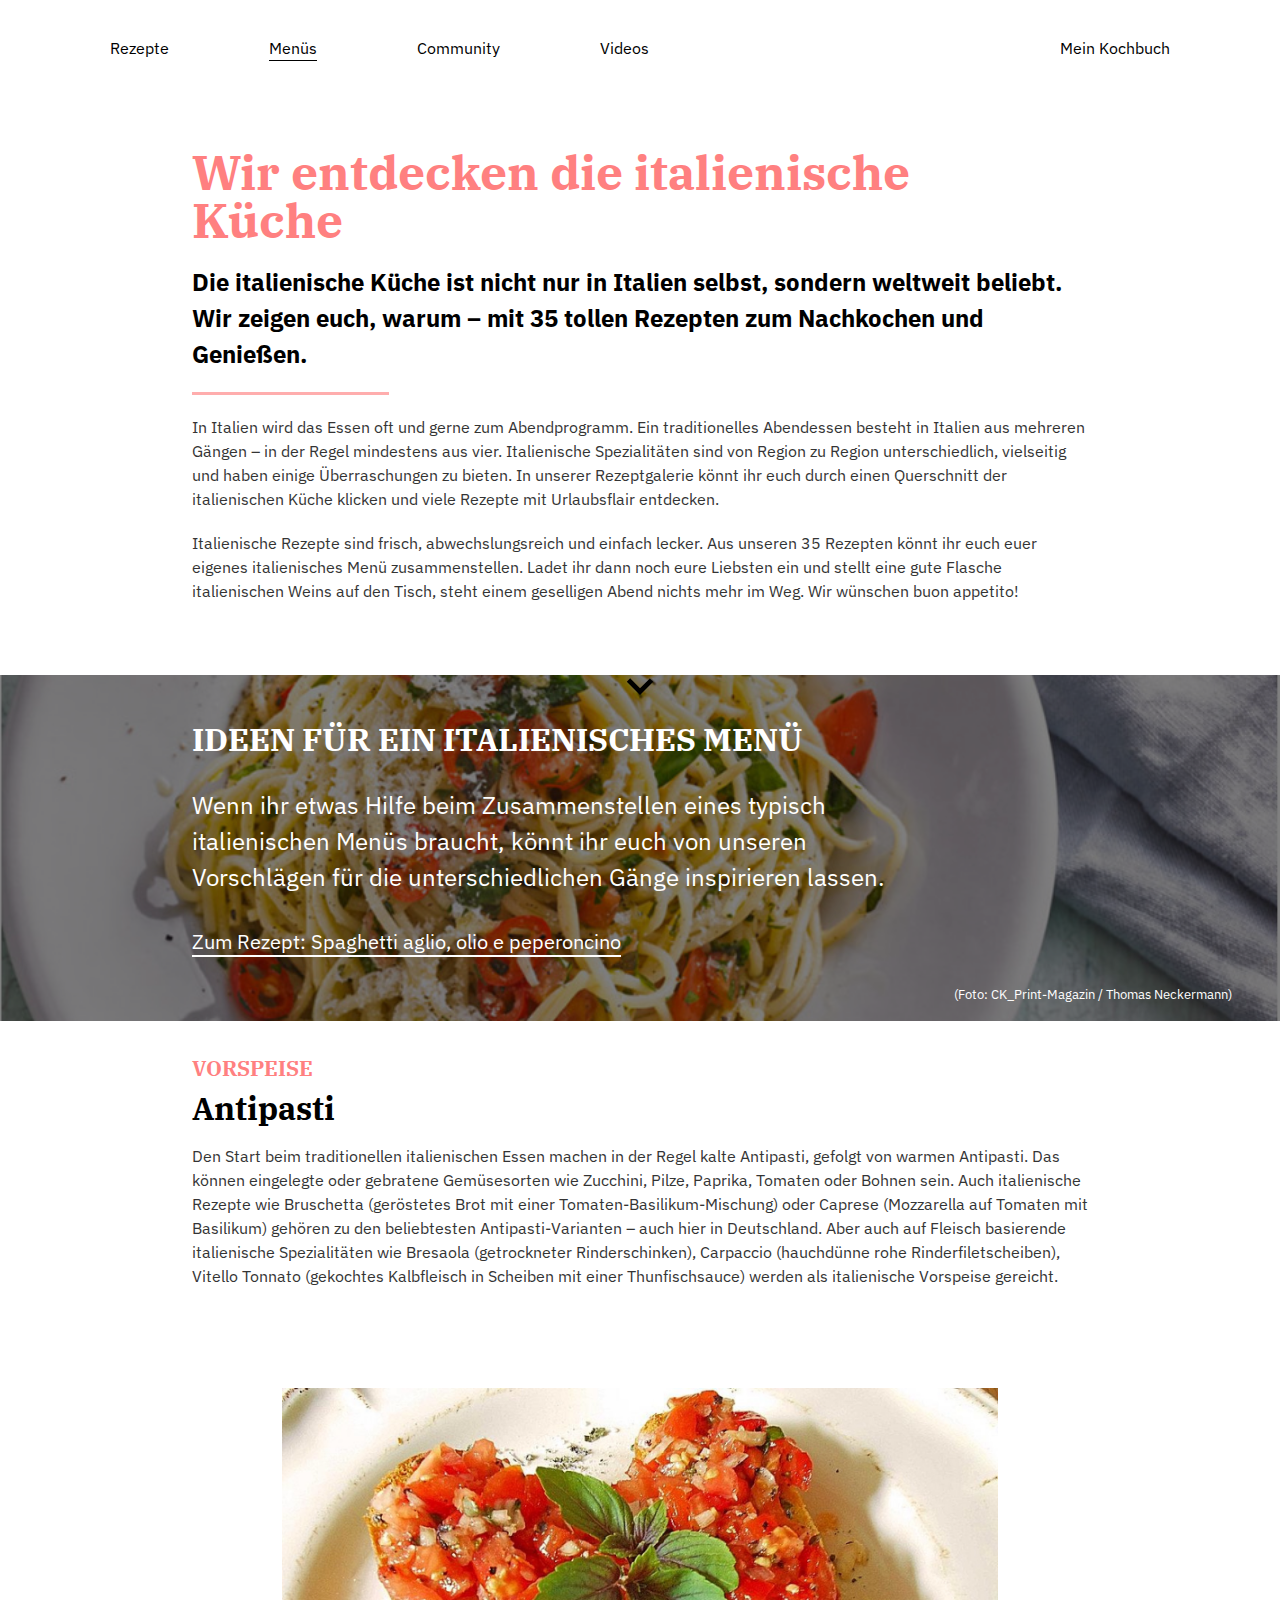
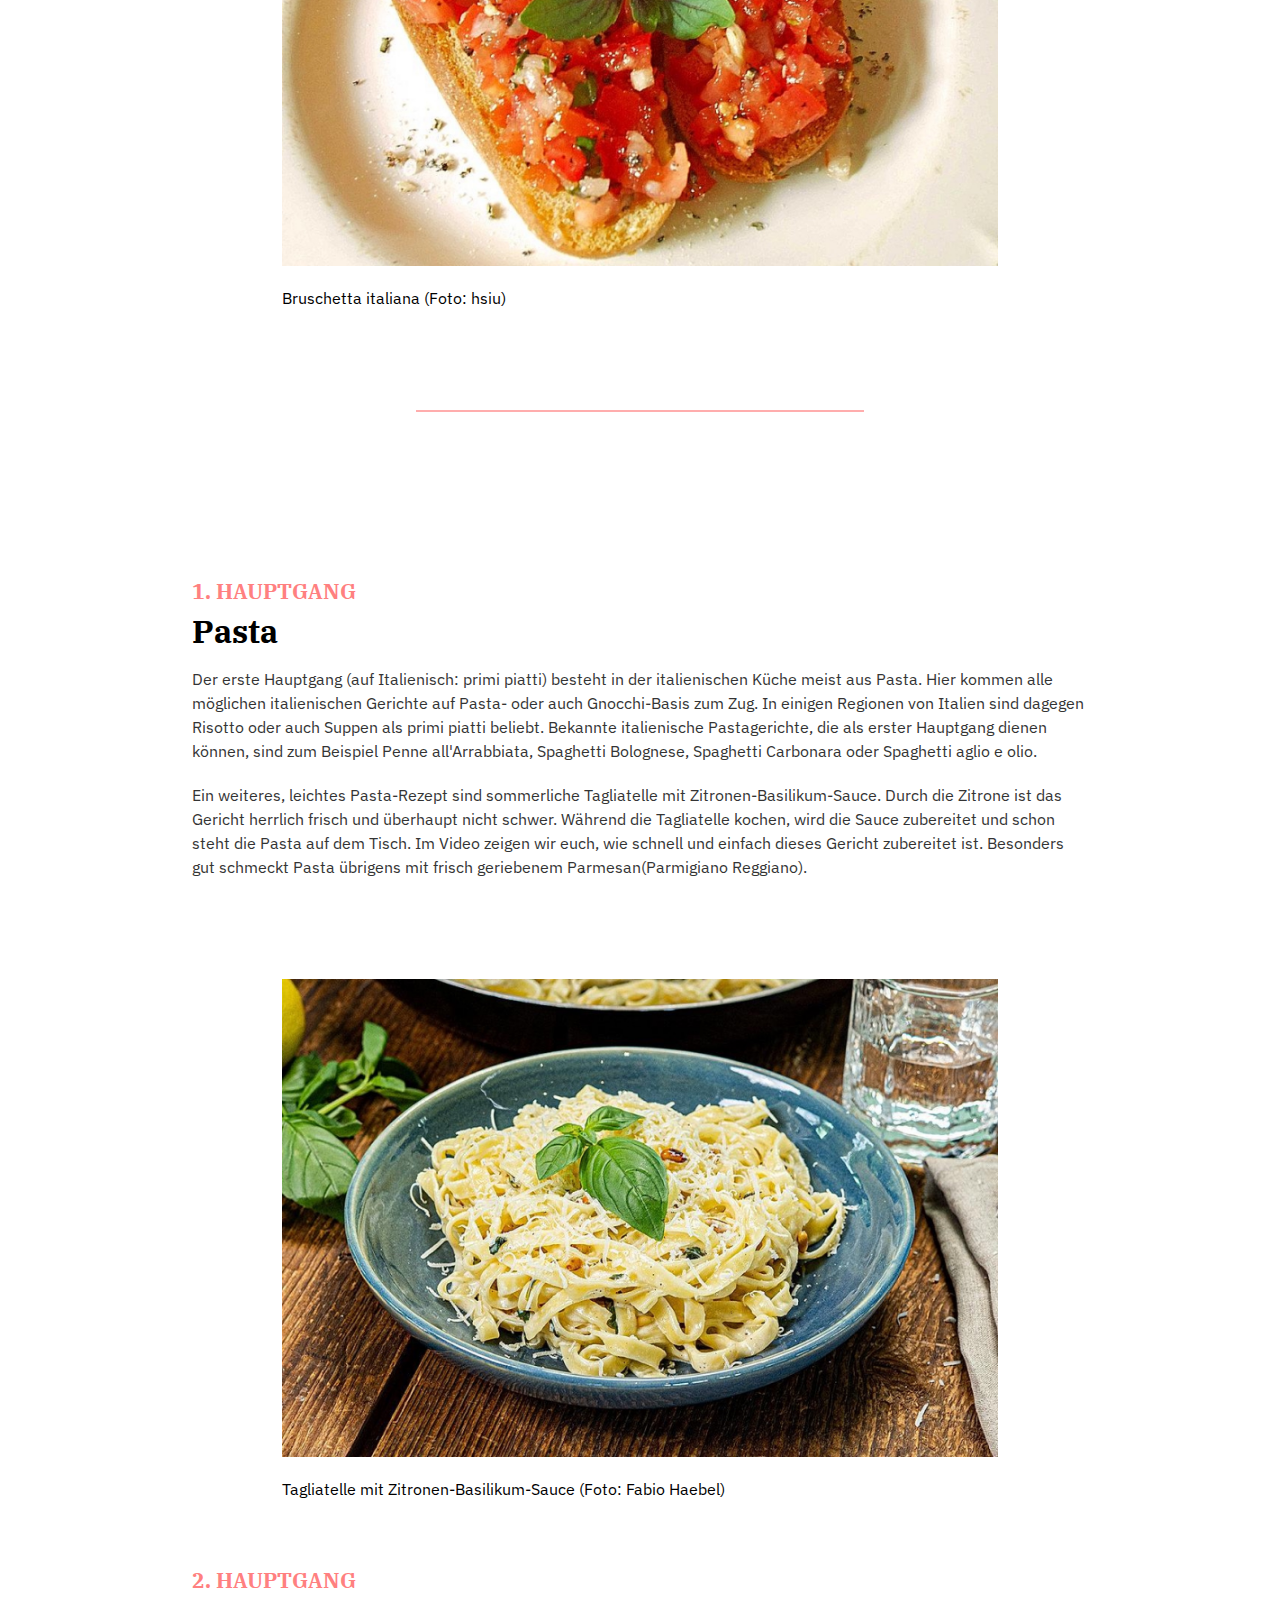
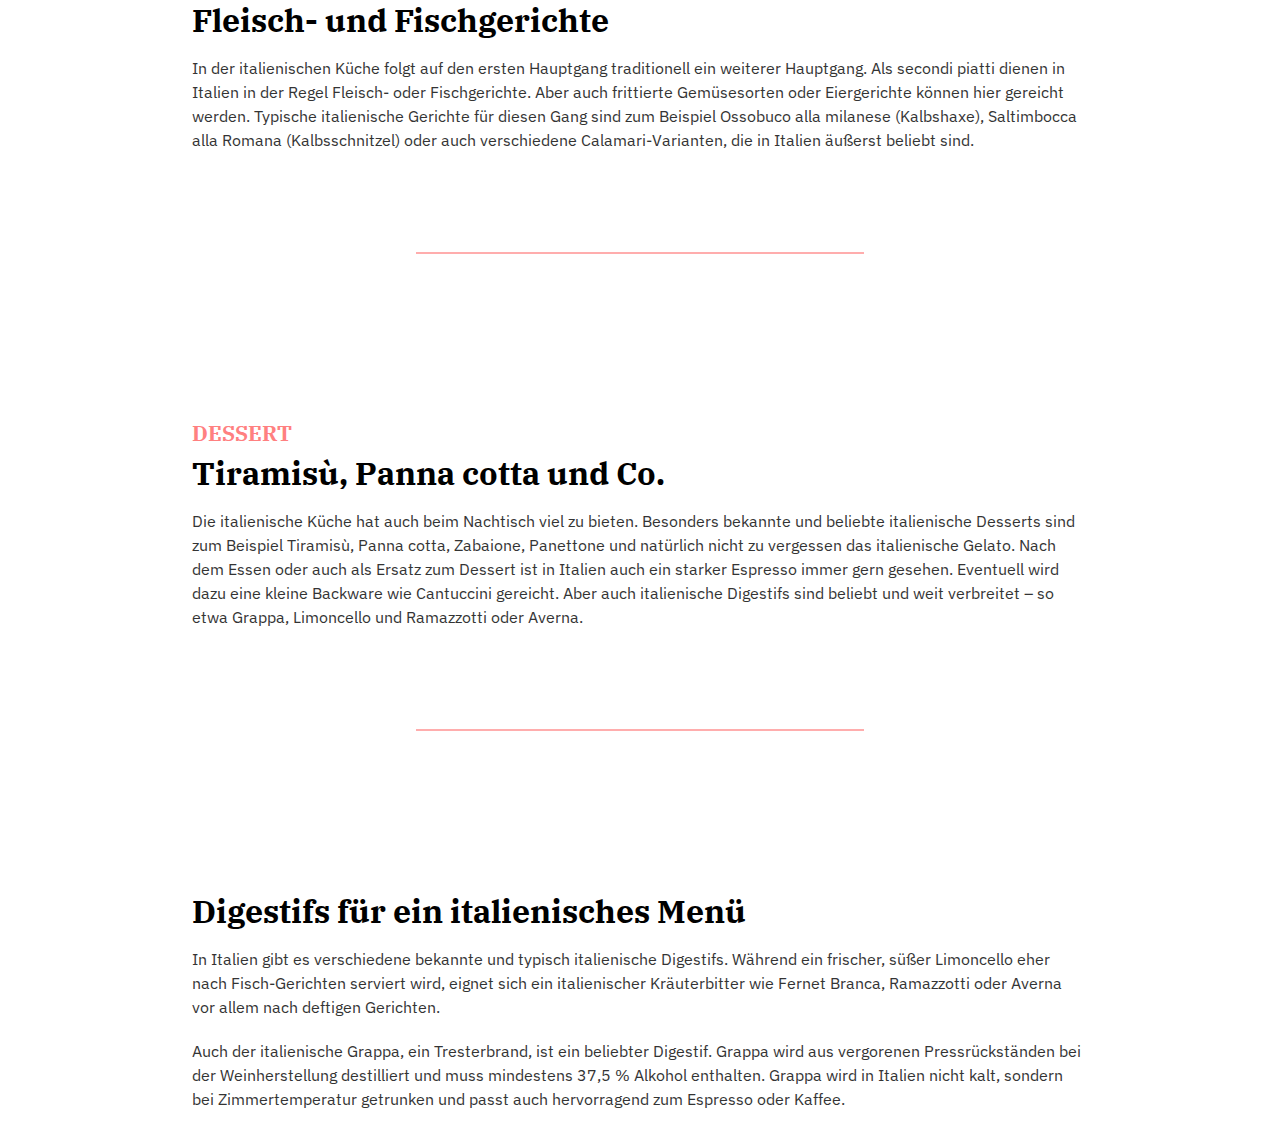
<file: index.html>
<!DOCTYPE html>
<html lang="de">

<head>
  <meta charset="UTF-8">
  <meta http-equiv="X-UA-Compatible" content="IE=edge">
  <meta name="viewport" content="width=device-width, initial-scale=1.0">
  <title>Übersicht</title>

  <link rel="stylesheet" href="styles/reset.css">
  <link rel="stylesheet" href="styles/variables.css">
  <link rel="stylesheet" href="styles/base.css">
  <link rel="stylesheet" href="styles/components.css">

</head>

<body>

  <header class="navbar">
    <nav>
      <ul>
        <li><a href="recipes/spaghetti-aglio-olio-e-peperoncino.html">Rezepte</a></li>
        <li><a class="is-active" href="index.html">Menüs</a></li>
        <li><a href="#">Community</a></li>
        <li><a href="#">Videos</a></li>
        <li><a href="#">Mein Kochbuch</a></li>
      </ul>
    </nav>
  </header>

  <main>
    <article class="catcher">
      <h1>Wir entdecken die italienische Küche</h1>

      <h2 class="subheader">
        Die italienische Küche ist nicht nur in Italien selbst, sondern
        weltweit beliebt. Wir zeigen euch, warum – mit 35 tollen Rezepten zum
        Nachkochen und Genießen.
      </h2>

      <hr>

      <p>
        In Italien wird das Essen oft und gerne zum Abendprogramm. Ein
        traditionelles Abendessen besteht in Italien aus mehreren Gängen – in
        der Regel mindestens aus vier. Italienische Spezialitäten sind von
        Region zu Region unterschiedlich, vielseitig und haben einige
        Überraschungen zu bieten. In unserer Rezeptgalerie könnt ihr euch
        durch einen Querschnitt der italienischen Küche klicken und viele
        Rezepte mit Urlaubsflair entdecken.
      </p>

      <p>
        Italienische Rezepte sind frisch, abwechslungsreich und einfach
        lecker. Aus unseren 35 Rezepten könnt ihr euch euer eigenes
        italienisches Menü zusammenstellen. Ladet ihr dann noch eure Liebsten
        ein und stellt eine gute Flasche italienischen Weins auf den Tisch,
        steht einem geselligen Abend nichts mehr im Weg. Wir wünschen buon
        appetito!
      </p>

      <p>
        <a href="#antipasti">
        <svg xmlns="http://www.w3.org/2000/svg" viewBox="0 -960 960 960" width="48">
          <path d="M480-322 216-586l67-67 197 198 197-197 67 67-264 263Z" />
        </svg>
        </a>
      </p>
    </article>

    <section class="hero">
      <figure>
        <img src="images/header.jpg" alt="Bild von Spaghetti">
        <figcaption>(Foto: CK_Print-Magazin / Thomas Neckermann)</figcaption>
      </figure>

      <div class="hero-content">
        <h2>Ideen für ein italienisches Menü</h2>
        <p>
          Wenn ihr etwas Hilfe beim Zusammenstellen eines typisch italienischen
          Menüs braucht, könnt ihr euch von unseren Vorschlägen für die
          unterschiedlichen Gänge inspirieren lassen.
          <a href="#">Zum Rezept: Spaghetti aglio, olio e peperoncino</a>
        </p>
      </div>

    </section>

    <section id="antipasti">
      <h2>Vorspeise</h2>
      <h3>Antipasti</h3>

      <p>
        Den Start beim traditionellen italienischen Essen machen in der Regel
        kalte Antipasti, gefolgt von warmen Antipasti. Das können eingelegte
        oder gebratene Gemüsesorten wie Zucchini, Pilze, Paprika, Tomaten oder
        Bohnen sein. Auch italienische Rezepte wie Bruschetta (geröstetes Brot
        mit einer Tomaten-Basilikum-Mischung) oder Caprese (Mozzarella auf
        Tomaten mit Basilikum) gehören zu den beliebtesten Antipasti-Varianten
        – auch hier in Deutschland. Aber auch auf Fleisch basierende
        italienische Spezialitäten wie Bresaola (getrockneter Rinderschinken),
        Carpaccio (hauchdünne rohe Rinderfiletscheiben), Vitello Tonnato
        (gekochtes Kalbfleisch in Scheiben mit einer Thunfischsauce) werden
        als italienische Vorspeise gereicht.
      </p>

      <figure>
        <img src="images/bruschetta-italiana.jpg" alt="Bild von Bruschetta Italiana">
        <figcaption>Bruschetta italiana (Foto: hsiu)</figcaption>
      </figure>

      <hr>
    </section>

    <section>
      <h2>1. Hauptgang</h2>
      <h3>Pasta</h3>

      <p>
        Der erste Hauptgang (auf Italienisch: primi piatti) besteht in der
        italienischen Küche meist aus Pasta. Hier kommen alle möglichen
        italienischen Gerichte auf Pasta- oder auch Gnocchi-Basis zum Zug. In
        einigen Regionen von Italien sind dagegen Risotto oder auch Suppen als
        primi piatti beliebt. Bekannte italienische Pastagerichte, die als
        erster Hauptgang dienen können, sind zum Beispiel Penne
        all'Arrabbiata, Spaghetti Bolognese, Spaghetti Carbonara oder
        Spaghetti aglio e olio.
      </p>

      <p>
        Ein weiteres, leichtes Pasta-Rezept sind sommerliche Tagliatelle mit
        Zitronen-Basilikum-Sauce. Durch die Zitrone ist das Gericht herrlich
        frisch und überhaupt nicht schwer. Während die Tagliatelle kochen,
        wird die Sauce zubereitet und schon steht die Pasta auf dem Tisch. Im
        Video zeigen wir euch, wie schnell und einfach dieses Gericht
        zubereitet ist. Besonders gut schmeckt Pasta übrigens mit frisch
        geriebenem Parmesan(Parmigiano Reggiano).
      </p>

      <figure>
        <img src="images/tagliatelle-mit-zitronen-basilikum-sauce.jpg" alt="Bild von Tagliatelle">
        <figcaption>Tagliatelle mit Zitronen-Basilikum-Sauce (Foto: Fabio Haebel)</figcaption>
      </figure>
    </section>

    <section>
      <h2>2. Hauptgang</h2>
      <h3>Fleisch- und Fischgerichte</h3>

      <p>
        In der italienischen Küche folgt auf den ersten Hauptgang traditionell
        ein weiterer Hauptgang. Als secondi piatti dienen in Italien in der
        Regel Fleisch- oder Fischgerichte. Aber auch frittierte Gemüsesorten
        oder Eiergerichte können hier gereicht werden. Typische italienische
        Gerichte für diesen Gang sind zum Beispiel Ossobuco alla milanese
        (Kalbshaxe), Saltimbocca alla Romana (Kalbsschnitzel) oder auch
        verschiedene Calamari-Varianten, die in Italien äußerst beliebt sind.
      </p>

      <hr>
    </section>

    <section>
      <h2>Dessert</h2>
      <h3>Tiramisù, Panna cotta und Co.</h3>

      <p>
        Die italienische Küche hat auch beim Nachtisch viel zu bieten.
        Besonders bekannte und beliebte italienische Desserts sind zum
        Beispiel Tiramisù, Panna cotta, Zabaione, Panettone und natürlich
        nicht zu vergessen das italienische Gelato. Nach dem Essen oder auch
        als Ersatz zum Dessert ist in Italien auch ein starker Espresso immer
        gern gesehen. Eventuell wird dazu eine kleine Backware wie Cantuccini
        gereicht. Aber auch italienische Digestifs sind beliebt und weit
        verbreitet – so etwa Grappa, Limoncello und Ramazzotti oder Averna.
      </p>

      <hr>
    </section>

    <section>
      <h3>Digestifs für ein italienisches Menü</h3>

      <p>
        In Italien gibt es verschiedene bekannte und typisch italienische
        Digestifs. Während ein frischer, süßer Limoncello eher nach
        Fisch-Gerichten serviert wird, eignet sich ein italienischer
        Kräuterbitter wie Fernet Branca, Ramazzotti oder Averna vor allem nach
        deftigen Gerichten.
      </p>

      <p>
        Auch der italienische Grappa, ein Tresterbrand, ist ein beliebter
        Digestif. Grappa wird aus vergorenen Pressrückständen bei der
        Weinherstellung destilliert und muss mindestens 37,5 % Alkohol
        enthalten. Grappa wird in Italien nicht kalt, sondern bei
        Zimmertemperatur getrunken und passt auch hervorragend zum Espresso
        oder Kaffee.
      </p>
    </section>
  </main>
</body>

</html>
</file>
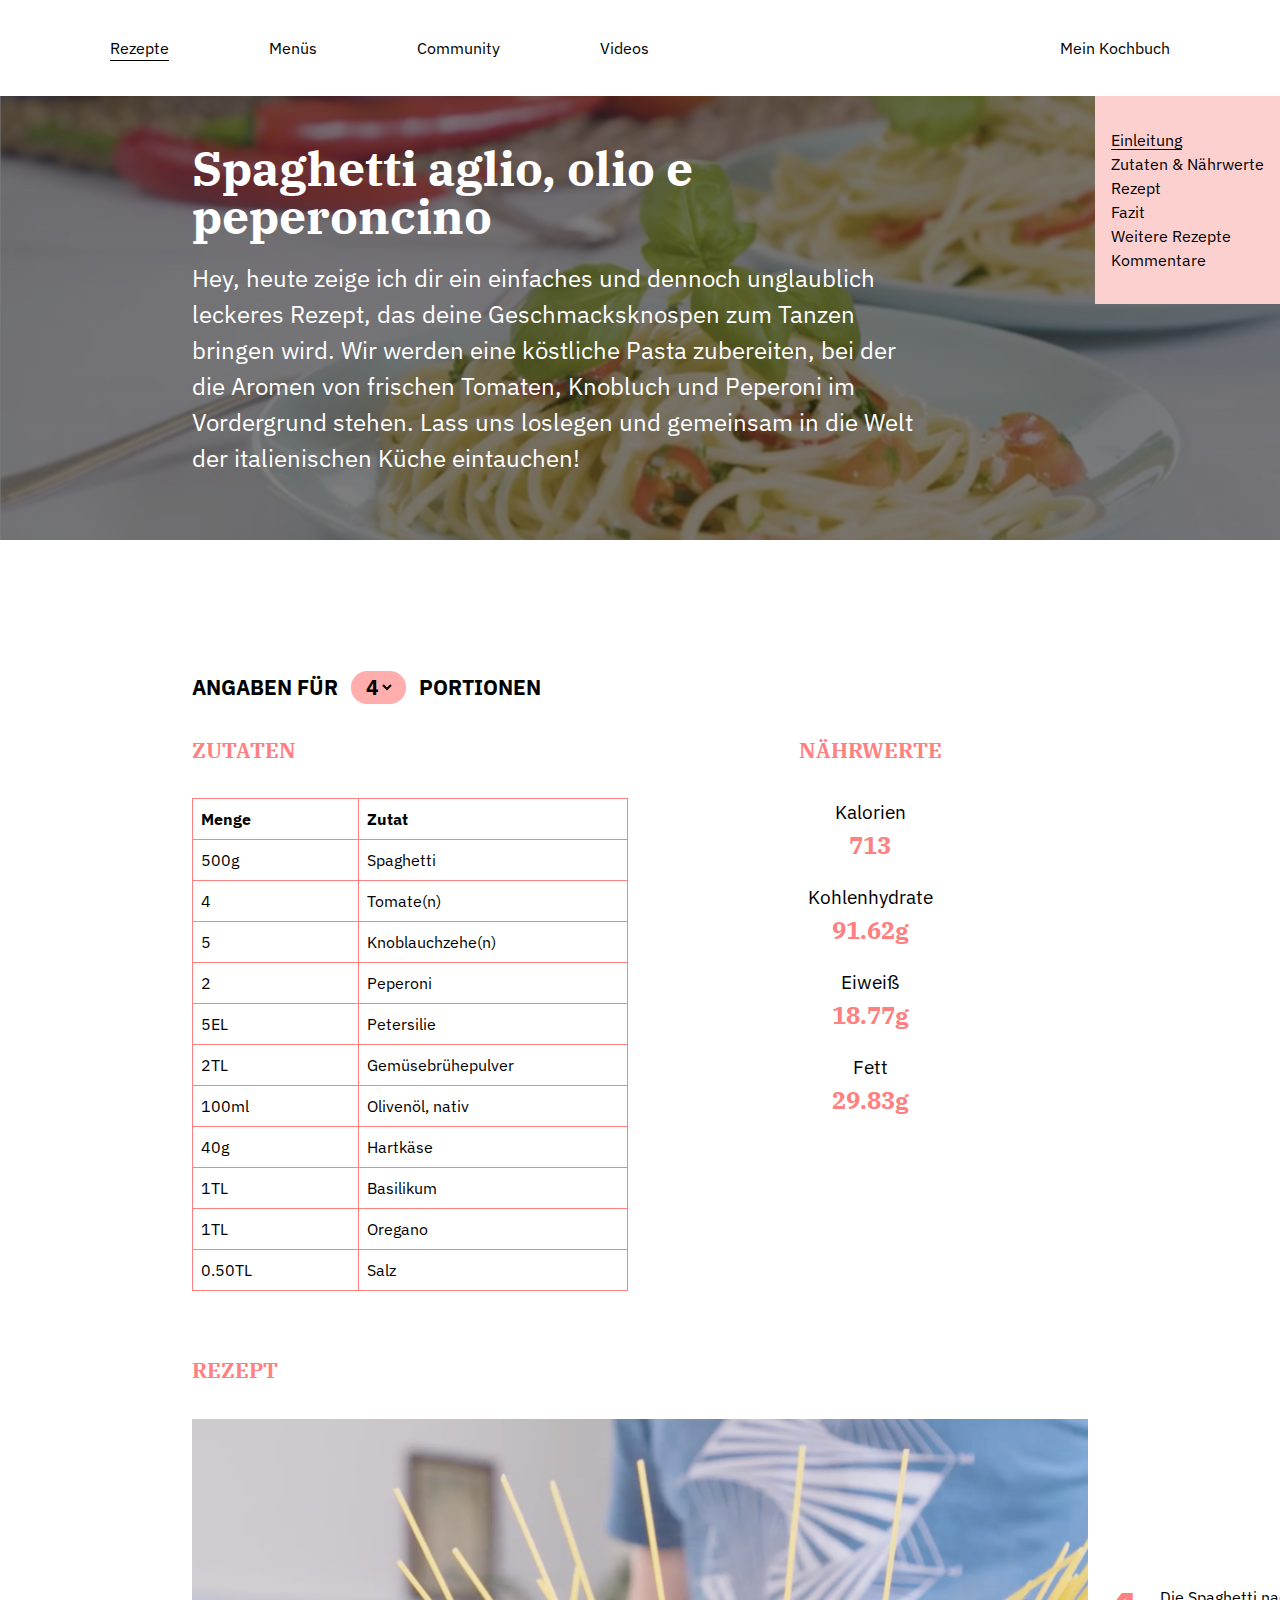
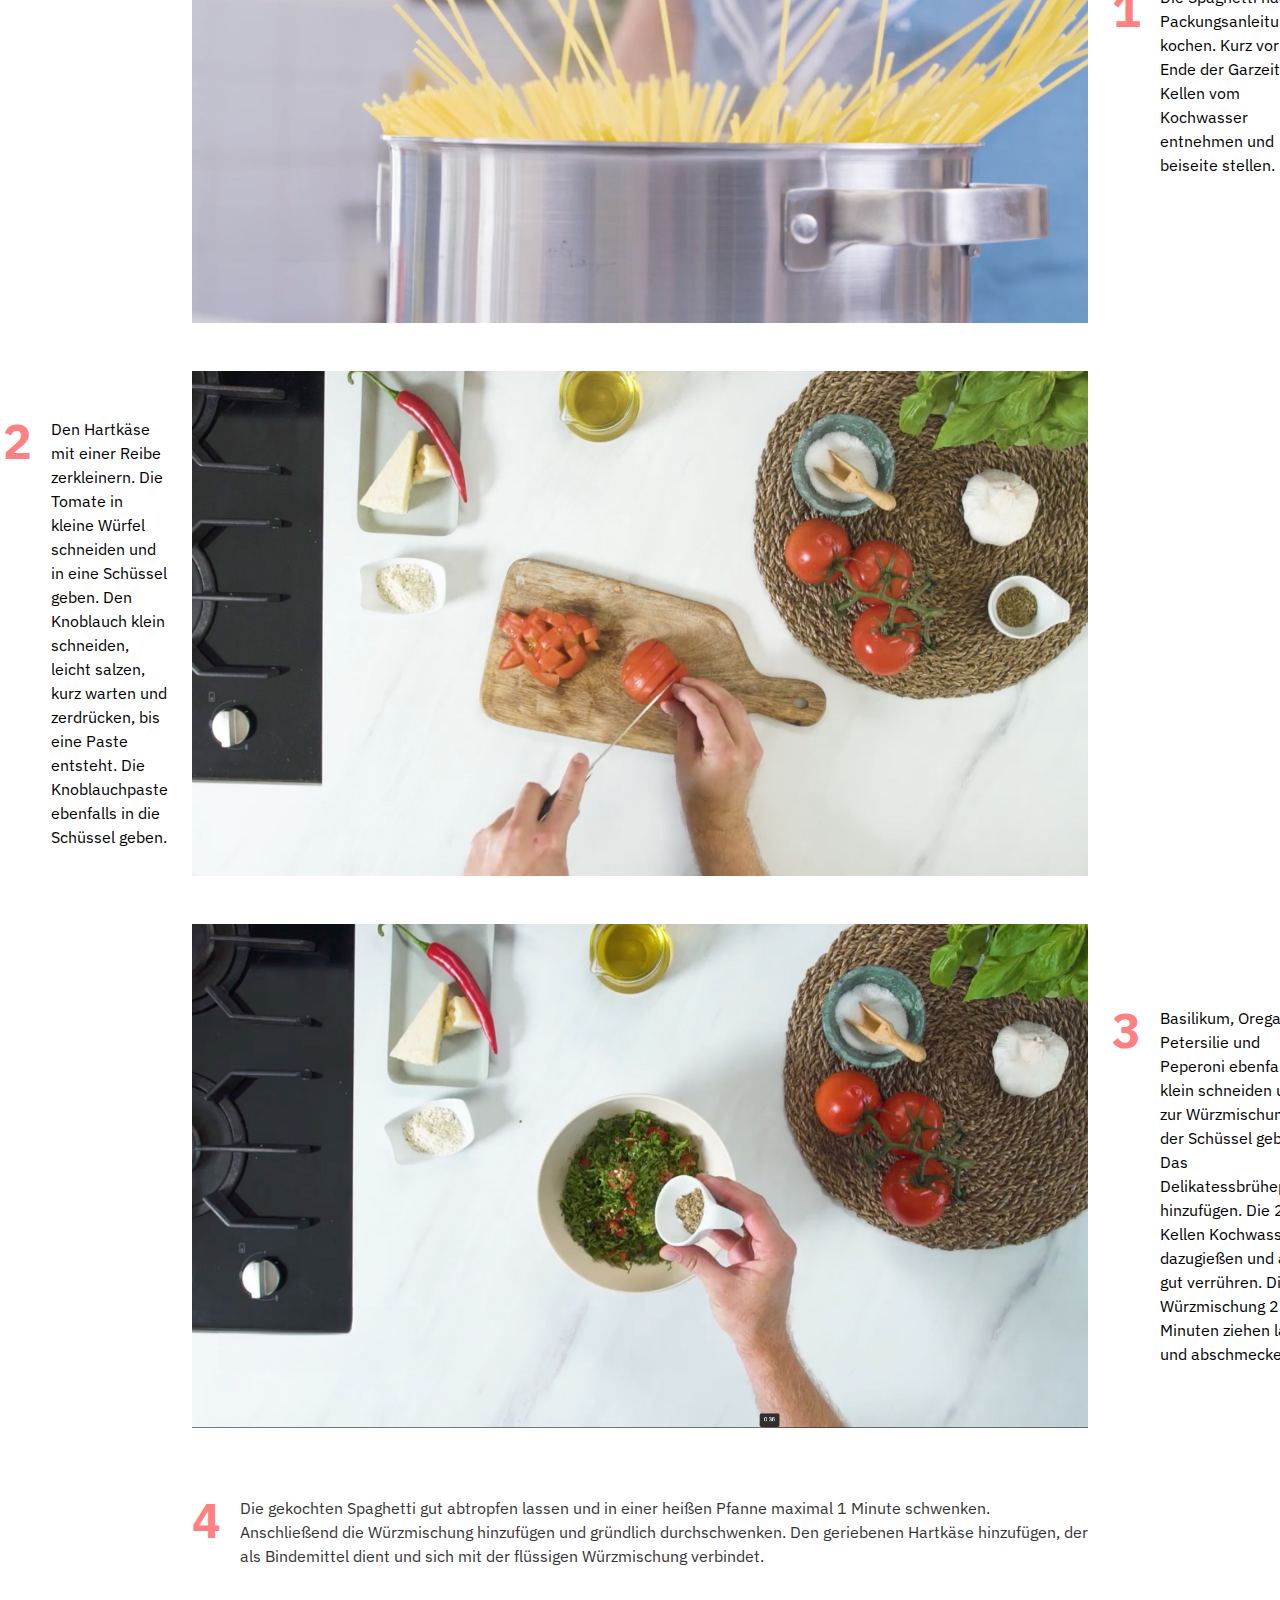
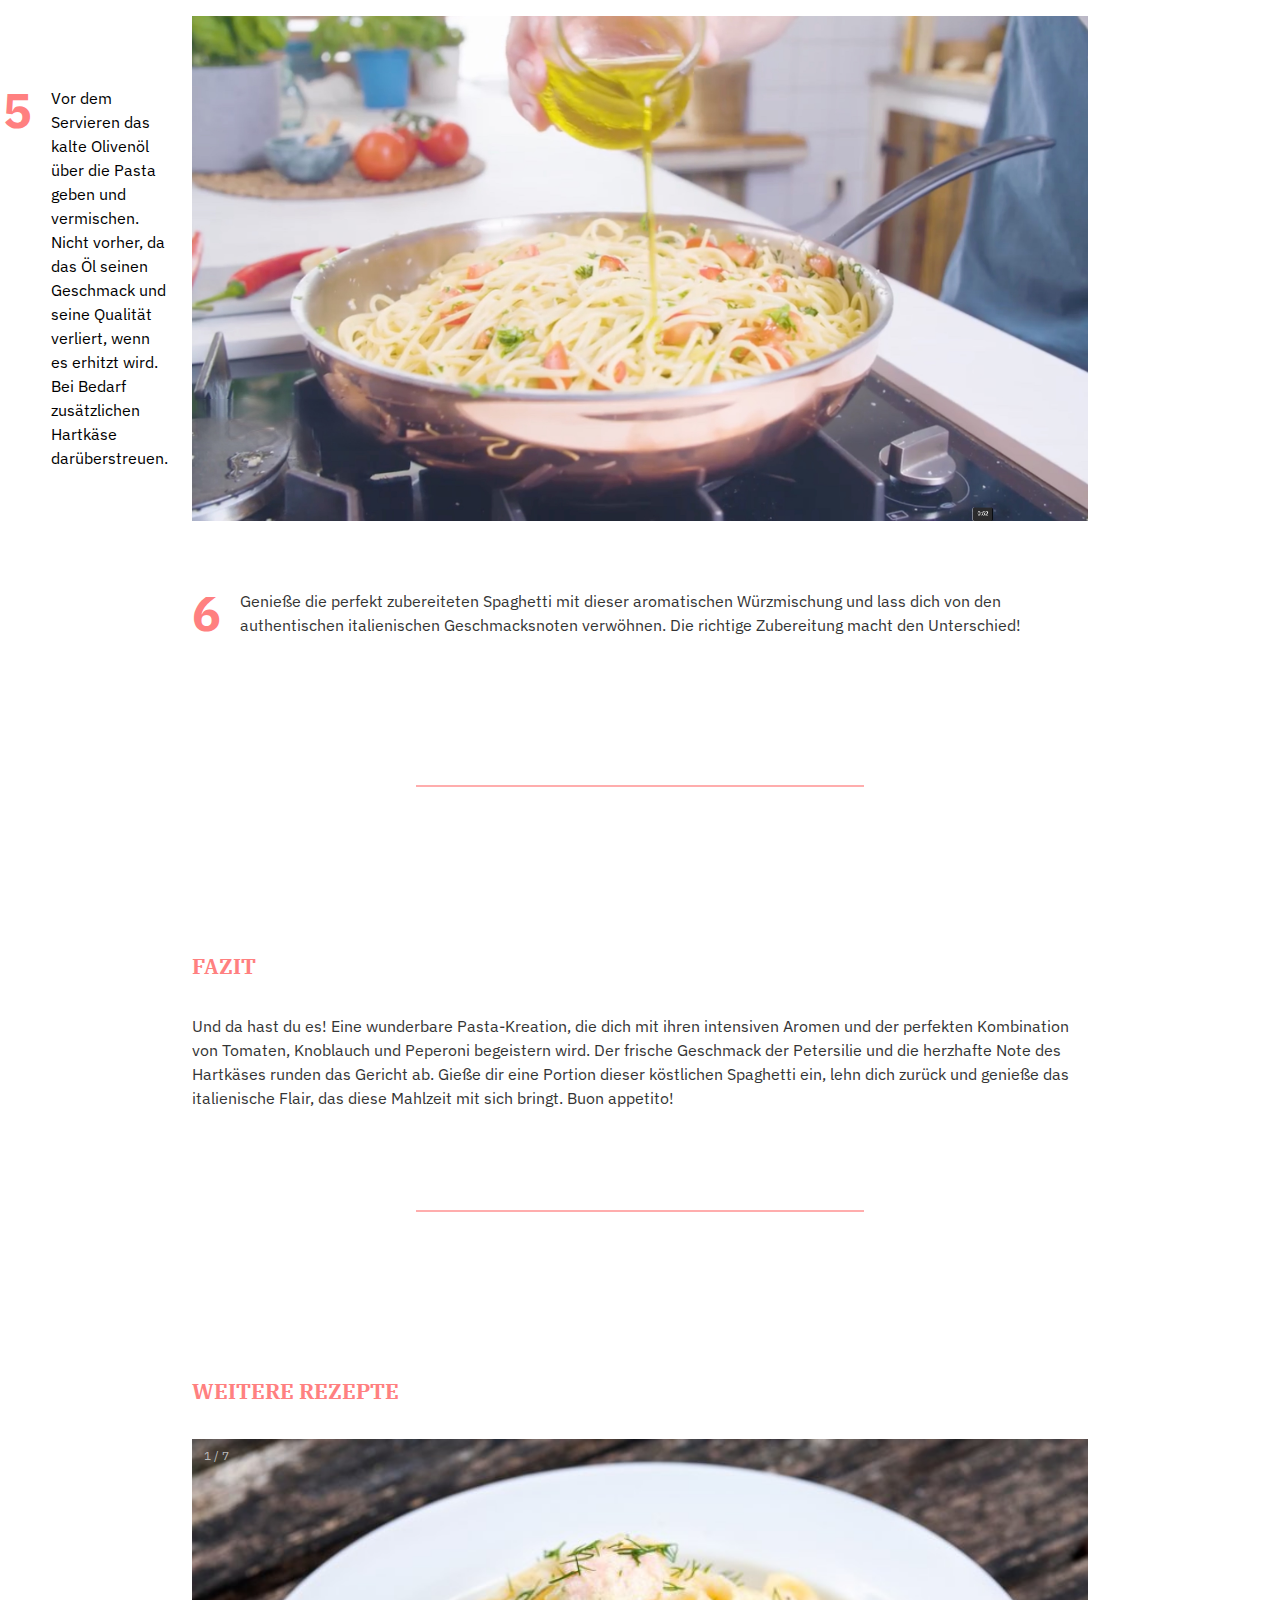
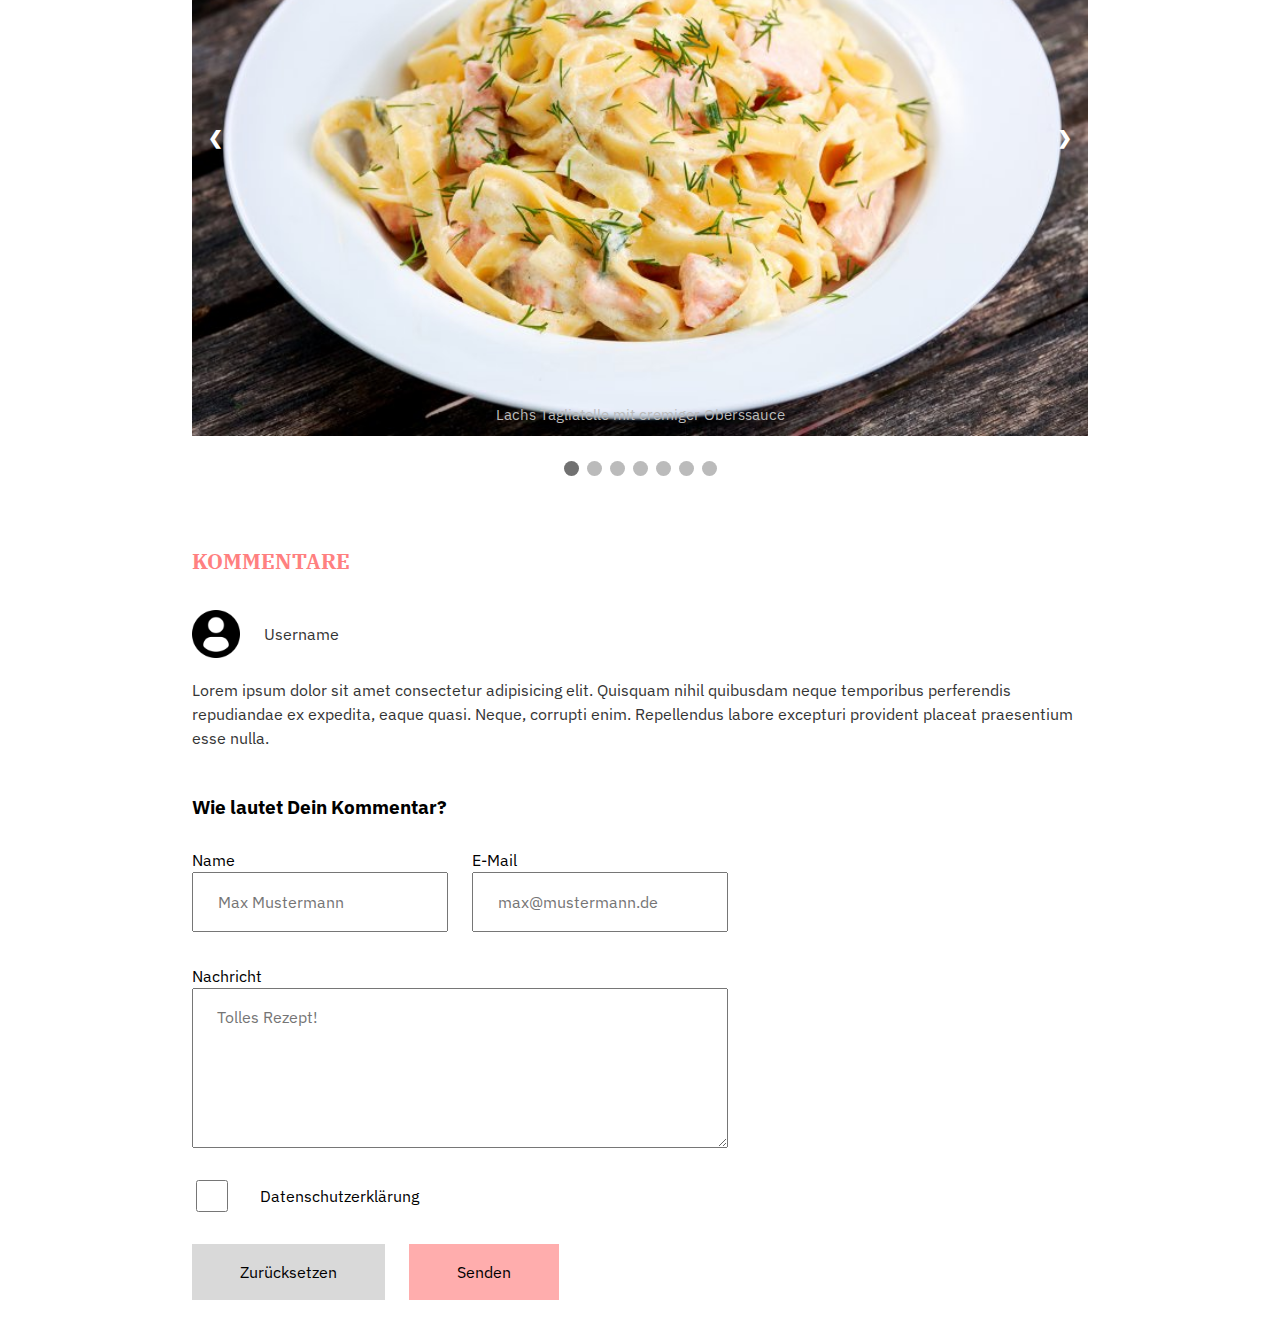
<file: recipes/spaghetti-aglio-olio-e-peperoncino.html>
<!DOCTYPE html>
<html lang="de">

<head>
    <meta charset="UTF-8">
    <meta http-equiv="X-UA-Compatible" content="IE=edge">
    <meta name="viewport" content="width=device-width, initial-scale=1.0">
    <title>Spaghetti aglio, olio e peperoncino</title>

    <link rel="stylesheet" href="../styles/reset.css">
    <link rel="stylesheet" href="../styles/variables.css">
    <link rel="stylesheet" href="../styles/base.css">
    <link rel="stylesheet" href="../styles/layout.css">
    <link rel="stylesheet" href="../styles/components.css">
    <link rel="stylesheet" href="../styles/quantity-selector.css">
    <link rel="stylesheet" href="../styles/slider.css">
</head>

<body>

    <header class="navbar">
        <nav>
            <ul>
                <li><a class="is-active" href="../recipes/spaghetti-aglio-olio-e-peperoncino.html">Rezepte</a></li>
                <li><a href="../index.html">Menüs</a></li>
                <li><a href="#">Community</a></li>
                <li><a href="#">Videos</a></li>
                <li><a href="#">Mein Kochbuch</a></li>
            </ul>
        </nav>
    </header>

    <main>
        <nav data-intern-nav class="intern-nav">
            <ul>
                <li><a href="#einleitung">Einleitung</a></li>
                <li><a href="#zutaten-und-naehrwerte">Zutaten & Nährwerte</a></li>
                <li><a href="#rezept">Rezept</a></li>
                <li><a href="#fazit">Fazit</a></li>
                <li><a href="#weitere-rezepte">Weitere Rezepte</a></li>
                <li><a href="#kommentare">Kommentare</a></li>
            </ul>
        </nav>
        <article class="hero" id="einleitung">
            <figure>
                <img src="../images/spaghetti-aglio-olio-e-peperoncino.jpg"
                    alt="Bild von Spaghetti aglio, olio e peperoncino">
            </figure>

            <div class="hero-content">
                <h1>Spaghetti aglio, olio e peperoncino</h1>
                <p>Hey, heute zeige ich dir ein einfaches und dennoch unglaublich leckeres Rezept, das deine
                    Geschmacksknospen zum Tanzen bringen wird. Wir werden eine köstliche Pasta zubereiten, bei der die
                    Aromen von frischen Tomaten, Knobluch und Peperoni im Vordergrund stehen. Lass uns loslegen und
                    gemeinsam in die Welt der italienischen Küche eintauchen!</p>
            </div>
        </article>

        <section id="zutaten-und-naehrwerte">
            <h2 class="quantity-selector-head">Angaben für <span class="highlighted">
                    <select name="quantity-selector" id="quantity-selector" data-quantity-selector>
                        <option value="1">1</option>
                        <option value="2">2</option>
                        <option value="3">3</option>
                        <option value="4" selected>4</option>
                        <option value="5">5</option>
                        <option value="6">6</option>
                        <option value="7">7</option>
                        <option value="8">8</option>
                    </select></span> Portionen</h2>

            <div class="grid" data-columns="2">

                <section class="ingredients">

                    <h2>Zutaten</h2>

                    <table>
                        <thead>
                            <tr>
                                <th>Menge</th>
                                <th>Zutat</th>
                            </tr>
                        </thead>
                        <tbody>
                            <tr>
                                <td data-quantity="125" data-unit="g"></td>
                                <td>Spaghetti</td>
                            </tr>
                            <tr>
                                <td data-quantity="1"></td>
                                <td>Tomate(n)</td>
                            </tr>
                            <tr>
                                <td data-quantity="1.25"></td>
                                <td>Knoblauchzehe(n)</td>
                            </tr>
                            <tr>
                                <td data-quantity="0.5"></td>
                                <td>Peperoni</td>
                            </tr>
                            <tr>
                                <td data-quantity="1.25" data-unit="EL"></td>
                                <td>Petersilie</td>
                            </tr>
                            <tr>
                                <td data-quantity="0.5" data-unit="TL"></td>
                                <td>Gemüsebrühepulver</td>
                            </tr>
                            <tr>
                                <td data-quantity="25" data-unit="ml"></td>
                                <td>Olivenöl, nativ</td>
                            </tr>
                            <tr>
                                <td data-quantity="10" data-unit="g"></td>
                                <td>Hartkäse</td>
                            </tr>
                            <tr>
                                <td data-quantity="0.25" data-unit="TL"></td>
                                <td>Basilikum</td>
                            </tr>
                            <tr>
                                <td data-quantity="0.25" data-unit="TL"></td>
                                <td>Oregano</td>
                            </tr>
                            <tr>
                                <td data-quantity="0.125" data-unit="TL"></td>
                                <td>Salz</td>
                            </tr>
                        </tbody>
                    </table>
                </section>

                <section class="nutritional-values" >
                    <h2>Nährwerte</h2>

                    <dl>
                        <dt>Kalorien</dt>
                        <dd data-quantity="178.25"></dd>
                        <dt>Kohlenhydrate</dt>
                        <dd data-quantity="22.905" data-unit="g"></dd>
                        <dt>Eiweiß</dt>
                        <dd data-quantity="4.6925" data-unit="g"></dd>
                        <dt>Fett</dt>
                        <dd data-quantity="7.4575" data-unit="g"></dd>
                    </dl>
                </section>
            </div>
        </section>


        <section id="rezept">
            <h2>Rezept</h2>
            <ol class="steps">
                <li>
                    <figure>
                        <img src="../images/step-1.jpg" alt="Topf mit kassen Spaghetti drin">
                        <figcaption class="has-counter">
                            Die Spaghetti nach Packungsanleitung kochen. Kurz vor Ende der Garzeit 2 Kellen vom
                            Kochwasser
                            entnehmen und beiseite stellen.
                        </figcaption>
                    </figure>
                </li>
                <li>
                    <figure class="is-reversed">
                        <img src="../images/step-2.jpg" alt="Topf mit kassen Spaghetti drin">
                        <figcaption class="has-counter">
                            Den Hartkäse mit einer Reibe zerkleinern. Die Tomate in kleine Würfel schneiden und in eine
                            Schüssel
                            geben. Den Knoblauch klein schneiden, leicht salzen, kurz warten und zerdrücken, bis eine
                            Paste
                            entsteht. Die Knoblauchpaste ebenfalls in die Schüssel geben.
                        </figcaption>
                    </figure>
                </li>
                <li>
                    <figure>
                        <img src="../images/step-3.jpg" alt="Topf mit kassen Spaghetti drin">
                        <figcaption class="has-counter">
                            Basilikum, Oregano, Petersilie und Peperoni ebenfalls klein schneiden und zur Würzmischung
                            in der
                            Schüssel geben. Das Delikatessbrühepulver hinzufügen. Die 2 Kellen Kochwasser dazugießen und
                            alles
                            gut verrühren. Die Würzmischung 2 Minuten ziehen lassen und abschmecken.
                        </figcaption>
                    </figure>
                </li>
                <li class="is-text-only">
                    <p class="has-counter">
                        Die gekochten Spaghetti gut abtropfen lassen und in einer heißen Pfanne maximal 1 Minute
                        schwenken.
                        Anschließend die Würzmischung hinzufügen und gründlich durchschwenken. Den geriebenen Hartkäse
                        hinzufügen,
                        der als Bindemittel dient und sich mit der flüssigen Würzmischung verbindet.
                    </p>
                </li>
                <li>
                    <figure class="is-reversed">
                        <img src="../images/step-4.jpg" alt="Topf mit kassen Spaghetti drin">
                        <figcaption class="has-counter">
                            Vor dem Servieren das kalte Olivenöl über die Pasta geben und vermischen. Nicht vorher, da
                            das Öl
                            seinen Geschmack und seine Qualität verliert, wenn es erhitzt wird. Bei Bedarf zusätzlichen
                            Hartkäse
                            darüberstreuen.
                        </figcaption>
                    </figure>
                </li>
                <li class="is-text-only">
                    <p class="has-counter">Genieße die perfekt zubereiteten Spaghetti mit dieser aromatischen
                        Würzmischung und lass dich von den authentischen italienischen Geschmacksnoten verwöhnen. Die
                        richtige Zubereitung macht den Unterschied!
                    </p>
                </li>
            </ol>

            <hr>
        </section>

        <section id="fazit">
            <h2>Fazit</h2>
            <p>Und da hast du es! Eine wunderbare Pasta-Kreation, die dich mit ihren intensiven Aromen und der perfekten
                Kombination von Tomaten, Knoblauch und Peperoni begeistern wird. Der frische Geschmack der Petersilie
                und die herzhafte Note des Hartkäses runden das Gericht ab. Gieße dir eine Portion dieser köstlichen
                Spaghetti ein, lehn dich zurück und genieße das italienische Flair, das diese Mahlzeit mit sich bringt.
                Buon appetito!</p>
                <hr>
        </section>

        <section class="slider" id="weitere-rezepte">
            <h2>Weitere Rezepte</h2>

            <!-- Slideshow container -->
<div class="slideshow-container">

    <!-- Full-width images with number and caption text -->
    <div class="mySlides fade">
      <div class="numbertext">1 / 7</div>
      <img src="../slider-images/lachs-tagliatelle-mit-cremiger-oberssauce.jpg" alt="Lachs" style="width:100%">
      <div class="text">Lachs Tagliatelle mit cremiger Oberssauce</div>
    </div>
  
    <div class="mySlides fade">
      <div class="numbertext">2 / 7</div>
      <img src="../slider-images/nudeln-mit-zucchini-kraeuter-sauce.jpg" alt="Zucchini" style="width:100%">
      <div class="text">Nudeln mit Zucchini Kräuter Sauce</div>
    </div>
  
    <div class="mySlides fade">
      <div class="numbertext">3 / 7</div>
      <img src="../slider-images/spaghetti-alla-puttanesca.jpg" alt="Spaghetti"  style="width:100%">
      <div class="text">Spaghetti alla Puttanesca</div>
    </div>

    <div class="mySlides fade">
        <div class="numbertext">4 / 7</div>
        <img src="../slider-images/spaghetti-bolognese.jpg" alt="Bolognese"  style="width:100%">
        <div class="text">Spaghetti Bolognese</div>
      </div>

      <div class="mySlides fade">
        <div class="numbertext">5 / 7</div>
        <img src="../slider-images/spaghetti-carbonara.jpg" alt="Carbonara"  style="width:100%">
        <div class="text">Spaghetti Carbonara</div>
      </div>

      <div class="mySlides fade">
        <div class="numbertext">6 / 7</div>
        <img src="../slider-images/spaghetti-melanzane.jpg" alt="Melanzane"  style="width:100%">
        <div class="text">Spaghetti Melanzane</div>
      </div>
  
      <div class="mySlides fade">
        <div class="numbertext">7 / 7</div>
        <img src="../slider-images/tagliatelle-al-salmone.jpg" alt="Salmone"  style="width:100%">
        <div class="text">Tagliatelle al Salmone</div>
      </div>
    <!-- Next and previous buttons -->
    <a class="prev" onclick="plusSlides(-1)">&#10094;</a>
    <a class="next" onclick="plusSlides(1)">&#10095;</a>
  </div>
  <br>
  
  <!-- The dots/circles -->
  <div style="text-align:center">
    <span class="dot" onclick="currentSlide(1)"></span>
    <span class="dot" onclick="currentSlide(2)"></span>
    <span class="dot" onclick="currentSlide(3)"></span>
    <span class="dot" onclick="currentSlide(4)"></span>
    <span class="dot" onclick="currentSlide(5)"></span>
    <span class="dot" onclick="currentSlide(6)"></span>
    <span class="dot" onclick="currentSlide(7)"></span>
  </div>

        </section>

        <section class="comments" id="kommentare">
            <h2>Kommentare</h2>
            <div class="comment">
                <div class="comment-user-info">
                    <img src="../images/user.png" alt="Logo">
                    <p>Username</p>
                </div>
                <p>Lorem ipsum dolor sit amet consectetur adipisicing elit. Quisquam nihil quibusdam neque temporibus
                    perferendis repudiandae ex expedita, eaque quasi. Neque, corrupti enim. Repellendus labore excepturi
                    provident placeat praesentium esse nulla.</p>
            </div>

            <h3>Wie lautet Dein Kommentar?</h3>

            <form action="#">
                <div class="form-container">
                    <div class="input-container">
                        <label for="name">Name</label>
                        <input type="text" id="name" name="name" placeholder="Max Mustermann">
                    </div>

                    <div class="input-container">
                        <label for="email">E-Mail</label>
                        <input type="email" id="email" name="email" placeholder="max@mustermann.de">
                    </div>
                </div>

                <div>

                </div>

                <label for="message">Nachricht</label>
                <textarea id="message" name="message" placeholder="Tolles Rezept!"></textarea>

                <label for="data">
                    <input type="checkbox" id="data" name="data">
                    Datenschutzerklärung</label>

                <div class="form-container">
                    <button type="reset">Zurücksetzen</button>

                    <button id="comment-submit-btn" type="submit">Senden</button>
                </div>
            </form>
        </section>
    </main>

    <script src="../scripts/form-validation.js"></script>
    <script src="../scripts/main.js"></script>
    <script src="../scripts/quantity-selector.js"></script>
    <script src="../scripts/slider.js"></script>

</body>

</html>
</file>
<file: styles/variables.css>
@import url("https://fonts.googleapis.com/css2?family=IBM+Plex+Sans:wght@400;700&display=swap");
@import url("https://fonts.googleapis.com/css2?family=IBM+Plex+Serif:wght@400;500;700&display=swap");

:root {
    --base-size: 1rem;

    /* Sizes */
    --xs: calc(0.5 * var(--base-size));
    --s: calc(1 * var(--base-size));
    --m: calc(1.5 * var(--base-size));
    --l: calc(2 * var(--base-size));
    --xl: calc(3 * var(--base-size));
    --xxl: calc(4 * var(--base-size));
    --xxxl: calc(5 * var(--base-size));
    --max-width-content: calc(60 * var(--s));

    /* Colors */
    --primary: #000;
    --primary-lighter: #343434;
    --secondary: #fff;
    --accent: #ff8080;
    --accent-lighter: #ffadad;
    --accent-lightest: #fdd0d0;
    --light: hsl(0deg 0% 80% / 100%);
    --lighter: hsl(0deg 0% 90% / 100%);
    --lightest: hsl(0deg 0% 100% / 100%);    

    /* Font Family */
    --font-family-sans: "IBM Plex Sans", sans-serif;
    --font-family-serif: "IBM Plex Serif", serif;

    /* Spacing */
    --spacing-padding: 110px;
    --spacing-margin-large: 100px;
    --spacing-margin-medium: 20px;

    /* Font Sizes */
    --font-size-base: var(--s);
    --font-size-heading1: var(--xl);
    --font-size-heading2: var(--m);
    --font-size-paragraph: var(--s);

    /* Font Weights */
    --font-weight-normal: 400;
    --font-weight-bold: 700;

    /* Figure */
    --figure-margin-top: var(--spacing-margin-large);

    /* Article */
    --article-margin-bottom: var(--spacing-margin-large);

    /* Misc */
    --lh-heading: 100%;
}
</file>
<file: styles/base.css>
html,
body {
    font-family: var(--font-family-sans);
    font-size: var(--font-size-base);
}

nav a {
    color: var(--primary);
}


h1 {
    max-width: var(--max-width-content);
    color: var(--accent);
    font-family: var(--font-family-serif);
    font-size: var(--font-size-heading1);
    font-weight: var(--font-weight-bold);
    line-height: var(--lh-heading);
}

h2 {
    margin-bottom: var(--l);
    font-size: var(--font-size-heading2);
    font-weight: var(--font-weight-bold);
    line-height: var(--lh-normal);
}

h3{
    line-height: var(--lh-heading);
}

h2 + h3{
    margin-top: calc(var(--m) * -1);
}

hr {
    border: none;
    border-top: 2px solid #d9d9d9;
    margin: var(--spacing-margin-large) 0;
}

p {
    margin: var(--spacing-margin-medium) 0 0;
    color: var(--primary-lighter);
    font-size: var(--font-size-paragraph);
    font-weight: var(--font-weight-normal);
    line-height: 1.5;
}

figure {
    margin: var(--figure-margin-top) 0 0;
}

img {
    width: 100%;
}

figcaption {
    margin: var(--spacing-margin-medium) 0 0;
}

ol {
    padding: 0 0 0 var(--spacing-margin-medium);
}

main > article:not(.hero),
main > div,
main > section:not(.hero){
    max-width: var(--max-width-content);
    padding: var(--l);
    margin: auto;
}

/* stylelint-disable-next-line no-descending-specificity */
article {
    margin: 0 0 var(--article-margin-bottom);
}

article a {
    display: inline-block;
    margin: var(--spacing-margin-medium) 0 0;
    color: var(--primary);
    text-decoration: none;
}

section h2,
article:not([class]) h2
 {
    color: var(--accent);
    font-family: var(--font-family-serif);
    font-size: 1.3rem;
    text-transform: uppercase;
}

article:not([class]) h3,
section:not([class]) h3 {
    font-family: var(--font-family-serif);
    font-size: 2rem;
    font-weight: var(--font-weight-bold);
}

article:not([class]) figure,
section:not([class]) figure {
    width: 80%;
    margin-left: 10%;
}

article:not([class]) hr,
section:not([class]) hr {
    width: 50%;
    border-top: 2px solid var(--accent-lighter);
    margin-left: 25%;
}
</file>
<file: styles/components.css>
/* Hero
############################################################################ */

.hero {
    position: relative;
    display: flex;
    overflow: hidden;
    width: 100vw;
    flex-direction: column;
    align-items: center;
    justify-content: center;
    color: var(--secondary);
}

.hero figure {
    position: absolute;
    margin: 0;
    inset: 0;
    pointer-events: none;
}

.hero figure img {
    position: absolute;
    z-index: -1;
    top: 0;
    right: 0;
    bottom: 0;
    width: 100%;
    height: 100%;
    filter: brightness(0.5);
    object-fit: cover;
    object-position: center center;

}

.hero figure figcaption {
    position: absolute;
    right: var(--xl);
    bottom: var(--s);
    font-size: smaller;
}

.hero h1 {
    color: var(--lightest);
}

.hero h2 {
    color: var(--lightest);
    font-family: var(--font-family-serif);
    font-size: var(--l);
    font-weight: var(--font-weight-bold);
    line-height: var(--lh-heading);
}

.hero p {
    color: var(--secondary);
    font-size: var(--m);
}

.hero a {
    display: block;
    margin-top: var(--l);
    color: var(--secondary);
    font-size: smaller;
    text-decoration: underline;
    text-underline-offset: 0.4rem;
}

.hero-content{
    max-width: var(--max-width-content);
    padding: var(--xl) var(--l) var(--xxl);
    padding-right: calc(10vw * 1.5);
}

/* Subheader
############################################################################ */

.subheader {
    font-size: 1.5rem;
    font-weight: var(--font-weight-bold);
}


/* Catcher
############################################################################ */

.catcher {
    max-width: var(--max-width-content);
    padding: var(--l);
}

.catcher * {
    margin: var(--spacing-margin-medium) 0 0;
}

.catcher h1{
    max-width: 90%;
}

.catcher p:last-child {
    display: flex;
    width: 100%;
    align-items: center;
}

.catcher p:last-child svg {
    position: absolute;
    left: 50%;
    transform: translateX(-50%);
}

.catcher hr {
    width: 22%;
    border-top: 3px solid var(--accent-lighter);
}


/* Ingredients
############################################################################ */

.ingredients table {
    width: 100%;
    border: 1px solid var(--accent);
    border-collapse: collapse;
}

.ingredients th,
.ingredients td {
    padding: 8px;
    border-right: 1px solid var(--accent);
    border-bottom: 1px solid var(--accent);
    text-align: left;
}

.ingredients td {
    padding-right: 6rem;
}

.ingredients td:last-child {
    border-right: none;
}

/* Nutritional Values
############################################################################ */

.nutritional-values{
    width: 100%;
    text-align: center;
}

.nutritional-values dl {
    margin: 20px 0 0;
}

.nutritional-values dt {
    margin: 20px 0 0;
    font-size: 1.2rem;
}

.nutritional-values dd {
    color: var(--accent);
    font-family: "IBM Plex Serif", serif;
    font-size: 1.5rem;
    font-weight: var(--font-weight-bold);
}


/* Navbar (Main Navigation)
############################################################################ */

.navbar {
    position: sticky;
    z-index: 1;
    top: 0;
    width: 100%;
    padding: var(--spacing-margin-medium) var(--spacing-padding);
    background: var(--secondary);
}

.navbar ul {
    display: flex;
    width: 100%;
    justify-content: space-between;
    padding: 0;
    list-style: none;
}

.navbar ul li a {
    text-decoration: none;
}

.navbar ul li:not(:last-child) {
    margin-right: var(--spacing-margin-large);
}

.navbar ul li:last-child {
    margin-right: 0;
    margin-left: auto;
}

/* navbar link highlight */
.navbar a.is-active {
    text-decoration: underline;
    text-underline-offset: 0.4rem;
}

/* Intern Nav (Page Navigation)
############################################################################ */

.intern-nav {
    position: fixed;
    z-index: 1;
    right: 0;
    margin-top: 0;
    background-color: var(--accent-lightest);
}

.intern-nav ul {
    padding: 1rem;
    list-style: none;
}

/* stylelint-disable-next-line no-descending-specificity */
.intern-nav ul li {
    margin-right: 0;
}

.intern-nav ul li a {
    text-decoration: none;
}

.intern-nav ul li a[data-state="active"] {
    text-decoration: underline;
    text-underline-offset: 0.2rem;}


/* Quantiy Selector
############################################################################ */

.quantity-selector-head{
    max-width: var(--max-width-content);
    color: var(--darkest);
    font-family: var(--font-family-sans-serif);
}

.quantity-selector-head .highlighted {
    padding: 0.2rem 0.7rem;
    border-radius: 1rem;
    margin: 0 0.5rem;
    background-color: var(--accent-lighter);
    font-weight: var(--font-weight-bold);
}

/* Form
############################################################################ */

form {
    display: flex;
    width: fit-content;
    flex-direction: column;
}

form input {
    padding: var(--s) var(--m);
    margin-bottom: var(--l);
    
}

.form-container {
    display: flex;
    flex-direction: row;
    gap: var(--m);
}

form button {
    padding: var(--s) var(--xl);
    border: none;
    border-radius: 0;
    background: #d9d9d9;
    outline: none;
}

.form-container button:last-child{
    background-color: var(--accent-lighter);
}

.form-container .input-container {
    display: flex;
    flex-direction: column;
}

textarea {
    width: 100%;
    height: 10rem;
    padding: var(--s) var(--m);
}

label[for="data"] {
    display: flex;
    align-items: center;
}

form input[type="checkbox"] {
    width: 2rem;
    height: 2rem;
    margin-top: 2rem;
    margin-right: 2rem;
}

.invalid {
    border: 2px solid red;
}

.invalid-label {
    color: red;
}


/* Slider
############################################################################ */

.slider {
    max-width: var(--max-width-content);
    padding: var(--l);
}

/* Comments
############################################################################ */

.comments {
    max-width: var(--max-width-content);
    padding: var(--l);
}

.comments h3{
    margin-top: var(--xl);
    margin-bottom: var(--l);
}

/* stylelint-disable-next-line no-descending-specificity */
.comment-user-info p {
    margin: 0 0 0 1.5rem;
}

.comment p:last-child {
    width: 100%;
}

/* stylelint-disable-next-line no-descending-specificity */
.comment img {
    width: 3rem;
    height: 3rem;
}

.comment-user-info {
    display: flex;
    flex-direction: row;
    align-items: center;
    justify-content: space-between;
}

/* Steps
############################################################################ */

.steps{
    padding: 0;
    counter-reset: step-count;
}

/* stylelint-disable-next-line no-descending-specificity */
.steps > li{
    display: block;
    padding-bottom: var(--xl);
    counter-increment: step-count;
}

.steps > li.is-text-only{
    display: flex;
    justify-content: center;
}

.steps > li.is-text-only p{
    max-width: calc(var(--max-content-width) * 0.5);
}

.steps > li figure{
    display: flex;
    width: auto;
    align-items: center;
    margin: 0;
    gap: var(--m);
}

.steps > li figure > *{
    flex-basis: 50%;
    flex-grow: 1;
}

.steps .is-reversed{
    flex-direction: row-reverse;
}

.steps .has-counter{
    position: relative;
    padding-top: 0;
    margin-left: var(--xl);
}

.steps .has-counter::before {
    position: absolute;
    left: calc(var(--xl) * -1);
    color: var(--accent);
    content: counter(step-count);
    font-size: var(--xl);
    font-weight: bold;
    line-height: var(--xl);
}
</file>
<file: styles/layout.css>
/* Grid
########################################################################## */

.grid{
    display: grid;
    gap: var(--m);
}

.grid[data-columns='2']{
    grid-template-columns: repeat(2, 1fr);
}
</file>
<file: styles/quantity-selector.css>
[data-quantity-selector] {
    border: none;
    background-color: transparent;
    cursor: pointer;
    outline: none;
}
</file>
<file: styles/slider.css>
* {box-sizing:border-box}

/* Slideshow container */
.slideshow-container {
  width: 100%;
  position: relative;   
  margin-bottom: 70%;
}

/* Hide the images by default */
.mySlides {
    position: absolute;
    top: 0;
    left: 0;
    width: 100%;
  }

.mySlides:first-child {
    display: relative;
}

.mySlides img {
    width: 100%;
    height: auto;
    display: inline-block;
}
.mySlides:active{
    position: relative;
}

/* Next & previous buttons */
.prev, .next {
  cursor: pointer;
  position: absolute;
  top: 50%;
  width: auto;
  margin-top: 30%;
  padding: 16px;
  color: white;
  font-weight: bold;
  font-size: 18px;
  transition: 0.6s ease;
  border-radius: 0 3px 3px 0;
  user-select: none;
}

/* Position the "next button" to the right */
.next {
  right: 0;
  border-radius: 3px 0 0 3px;
  
}

/* On hover, add a black background color with a little bit see-through */
.prev:hover, .next:hover {
  background-color: rgba(0,0,0,0.8);
}

/* Caption text */
.text {
  color: #bbb;
  font-size: 15px;
  padding: 8px 12px;
  position: absolute;
  bottom: 8px;
  width: 100%;
  text-align: center;
}

/* Number text (1/3 etc) */
.numbertext {
  color: #bbb;
  font-size: 12px;
  padding: 8px 12px;
  position: absolute;
  top: 0;
}

/* The dots/bullets/indicators */
.dot {
  cursor: pointer;
  height: 15px;
  width: 15px;
  margin: 0 2px;
  background-color: #bbb;
  border-radius: 50%;
  display: inline-block;
  transition: background-color 0.6s ease;
}

.active, .dot:hover {
  background-color: #717171;
}

/* Fading animation */
.fade {
  animation-name: fade;
  animation-duration: 1.5s;
}

@keyframes fade {
  from {opacity: .4}
  to {opacity: 1}
}
</file>
